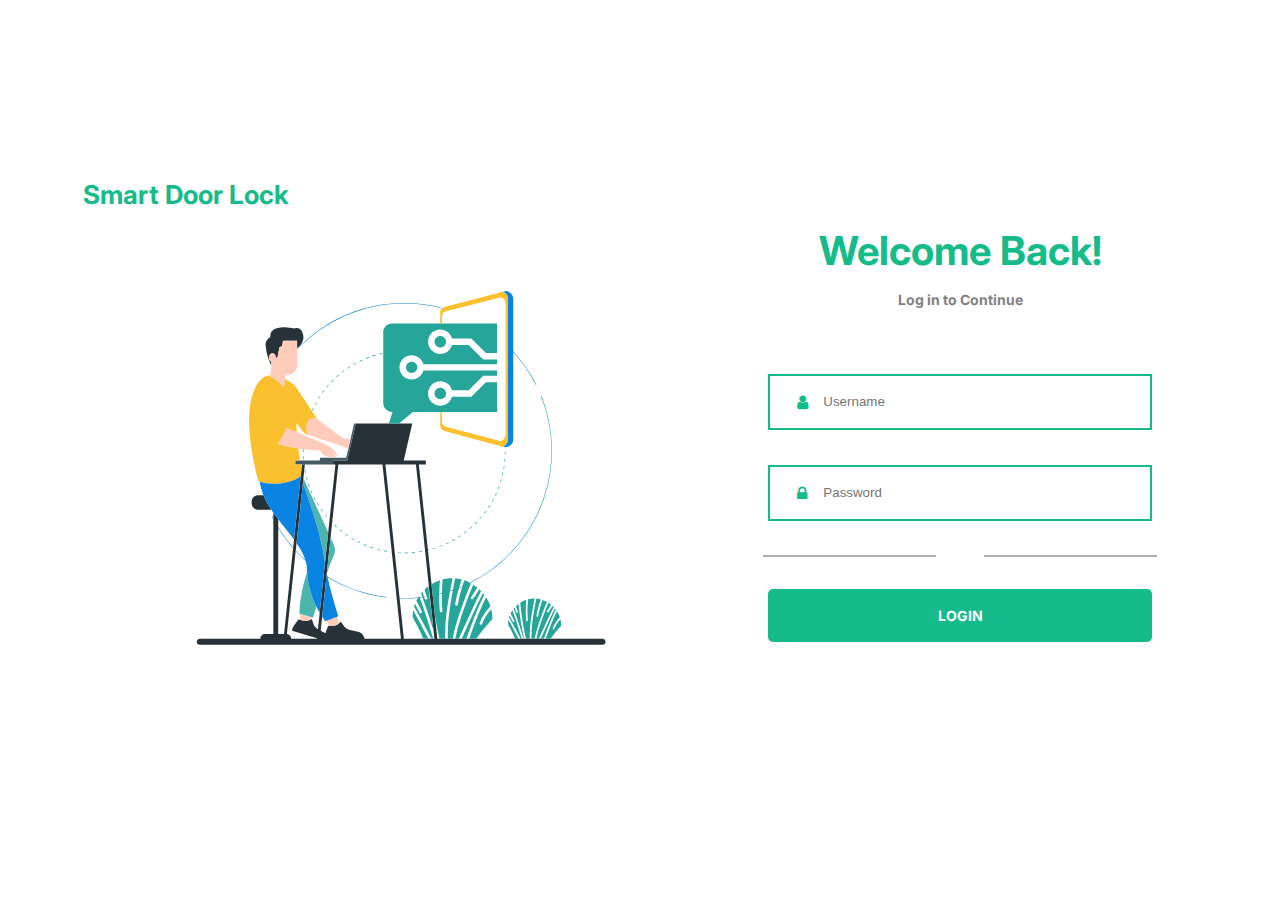
<file: index.html>
<!DOCTYPE html>
<html lang="en">
<head>
    <meta charset="UTF-8">
    <meta http-equiv="X-UA-Compatible" content="IE=edge">
    <meta name="viewport" content="width=device-width, initial-scale=1.0">
    <title>Login</title>

    <link href="https://fonts.googleapis.com/css2?family=Inter:wght@300;700&family=Montserrat:wght@500&family=Roboto:wght@300;400&display=swap" rel="stylesheet">
     
    <link rel="stylesheet" href="login.css">

    <link rel="stylesheet" href="https://cdnjs.cloudflare.com/ajax/libs/font-awesome/4.7.0/css/font-awesome.min.css">
</head>
<body>

    <section id="left-section">
            
            <h2>Smart Door Lock</h2>
            <img src="./login/14.-Technology.svg" alt="">
    </section>


    <section id="login-form">
    
       
            <h3> Welcome Back!

                <p>Log in to Continue</p>
            </h3>
            
            <h2 class="welcome-back"> Welcome Back

                <p class="smart-door-lock"> Smart Door Lock</p>
            </h2>
            
        
            <form action="homepage.html">

                <div class="input_icons">

                    <i class="fa fa-user icon"></i>
                    <input type="text" name="u-name" id="username" placeholder="Username"> <br><br>

                </div>

                <div class="input_icons">
                    <i class="fa fa-lock icon"></i>
                    <input type="password" name="p-word" id="password" placeholder="Password">
                </div>

                <span id = "lines"> 
                    <span></span>
                    <span></span>
                </span>
                
                
                    <input type="submit" value="LOGIN">
                

                <h4 class="invalid-result">Invalid Username or Password. Please try again. </h4>
                <h4 class="valid-result"></h4>

            </form>
    </section>
    
</body>
</html>
</file>
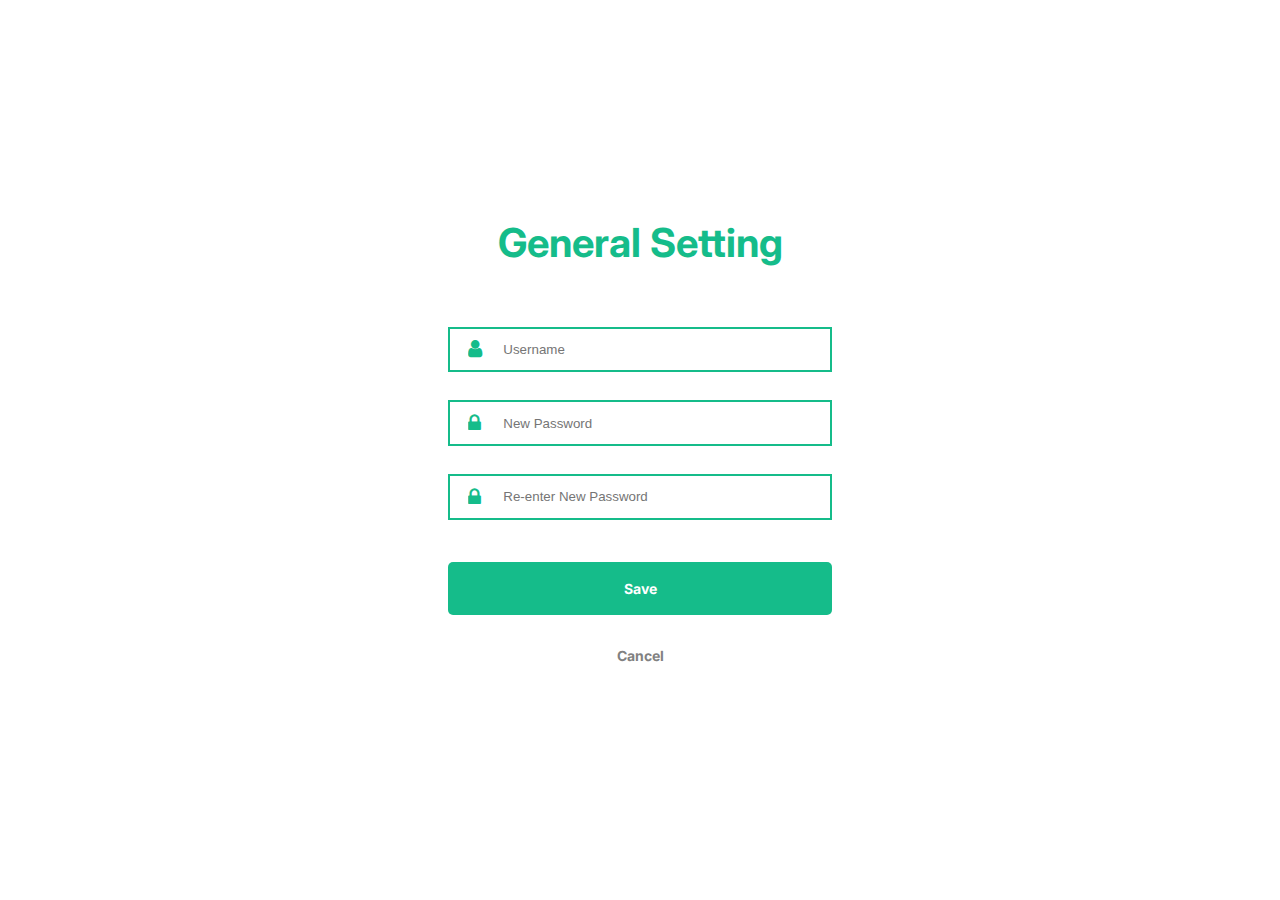
<file: edit-setting.html>
<!DOCTYPE html>
<html lang="en">
<head>
    <meta charset="UTF-8">
    <meta http-equiv="X-UA-Compatible" content="IE=edge">
    <meta name="viewport" content="width=device-width, initial-scale=1.0">
    <title>General Setting</title>

    <link href="https://fonts.googleapis.com/css2?family=Inter:wght@300;700&family=Montserrat:wght@500&family=Roboto:wght@300;400&display=swap" rel="stylesheet">
    <link rel="stylesheet" href="https://cdnjs.cloudflare.com/ajax/libs/font-awesome/4.7.0/css/font-awesome.min.css">

    <link rel="stylesheet" href="edit_setting.css">


</head>
<body>

    <div class="general-setting-content">

        <h1> General Setting</h1>

        <form action="">
            <div class="gen-form">
                <i class="fa fa-user icon"></i>
                <input type="text" name="gen_username" id="g_username" placeholder="Username">
            </div>

            <div class="gen-form">
                <i class="fa fa-lock icon"></i>
                <input type="password" name="gen_password" id="g_password" placeholder="New Password">     
            </div>

            <div class="gen-form">
                <i class="fa fa-lock icon"></i>
                <input type="password" name="gen_password" id="g_password" placeholder="Re-enter New Password">     
            </div>

            <input type="submit" value="Save">

            <button class="cancel"> <a href="general_setting.html">Cancel</a></button>
    </form>

    </div>
    
</body>
</html>
</file>
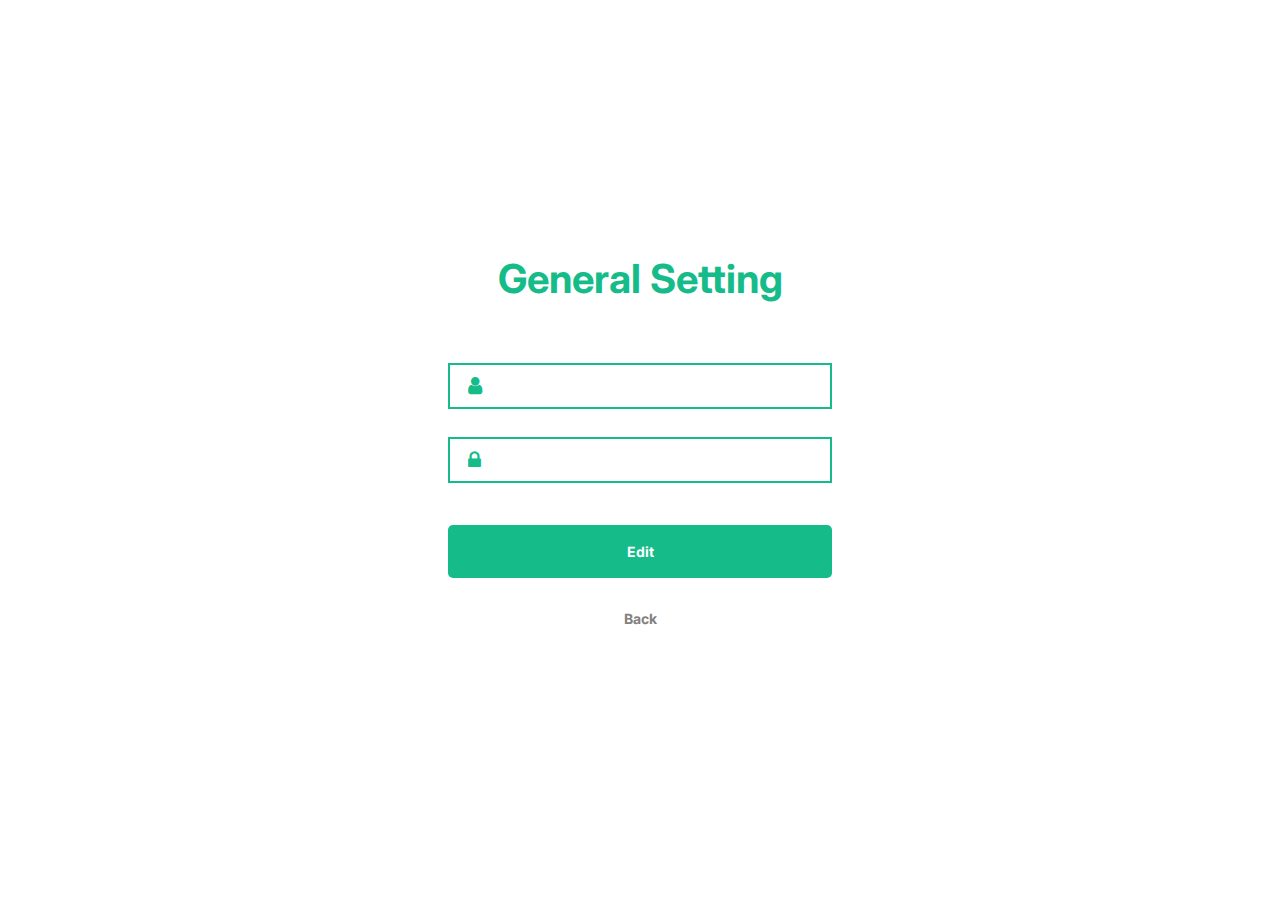
<file: general_setting.html>
<!DOCTYPE html>
<html lang="en">
<head>
    <meta charset="UTF-8">
    <meta http-equiv="X-UA-Compatible" content="IE=edge">
    <meta name="viewport" content="width=device-width, initial-scale=1.0">
    <title>General Setting</title>

    <link href="https://fonts.googleapis.com/css2?family=Inter:wght@300;700&family=Montserrat:wght@500&family=Roboto:wght@300;400&display=swap" rel="stylesheet">
    <link rel="stylesheet" href="https://cdnjs.cloudflare.com/ajax/libs/font-awesome/4.7.0/css/font-awesome.min.css">

    <link rel="stylesheet" href="general_setting.css">


</head>
<body>

    <div class="general-setting-content">

        <h1> General Setting</h1>

        <form action="password.html">
            <div class="gen-form">
                <i class="fa fa-user icon"></i>
                <input type="text" name="gen_username" id="g_username">
            </div>

            <div class="gen-form">
                <i class="fa fa-lock icon"></i>
                <input type="password" name="gen_password" id="g_password">     
            </div>

            <input type="submit" value="Edit">
            <button class="cancel"><a href="homepage.html">Back</a> </button>

    </form>

    </div>
    
</body>
</html>
</file>
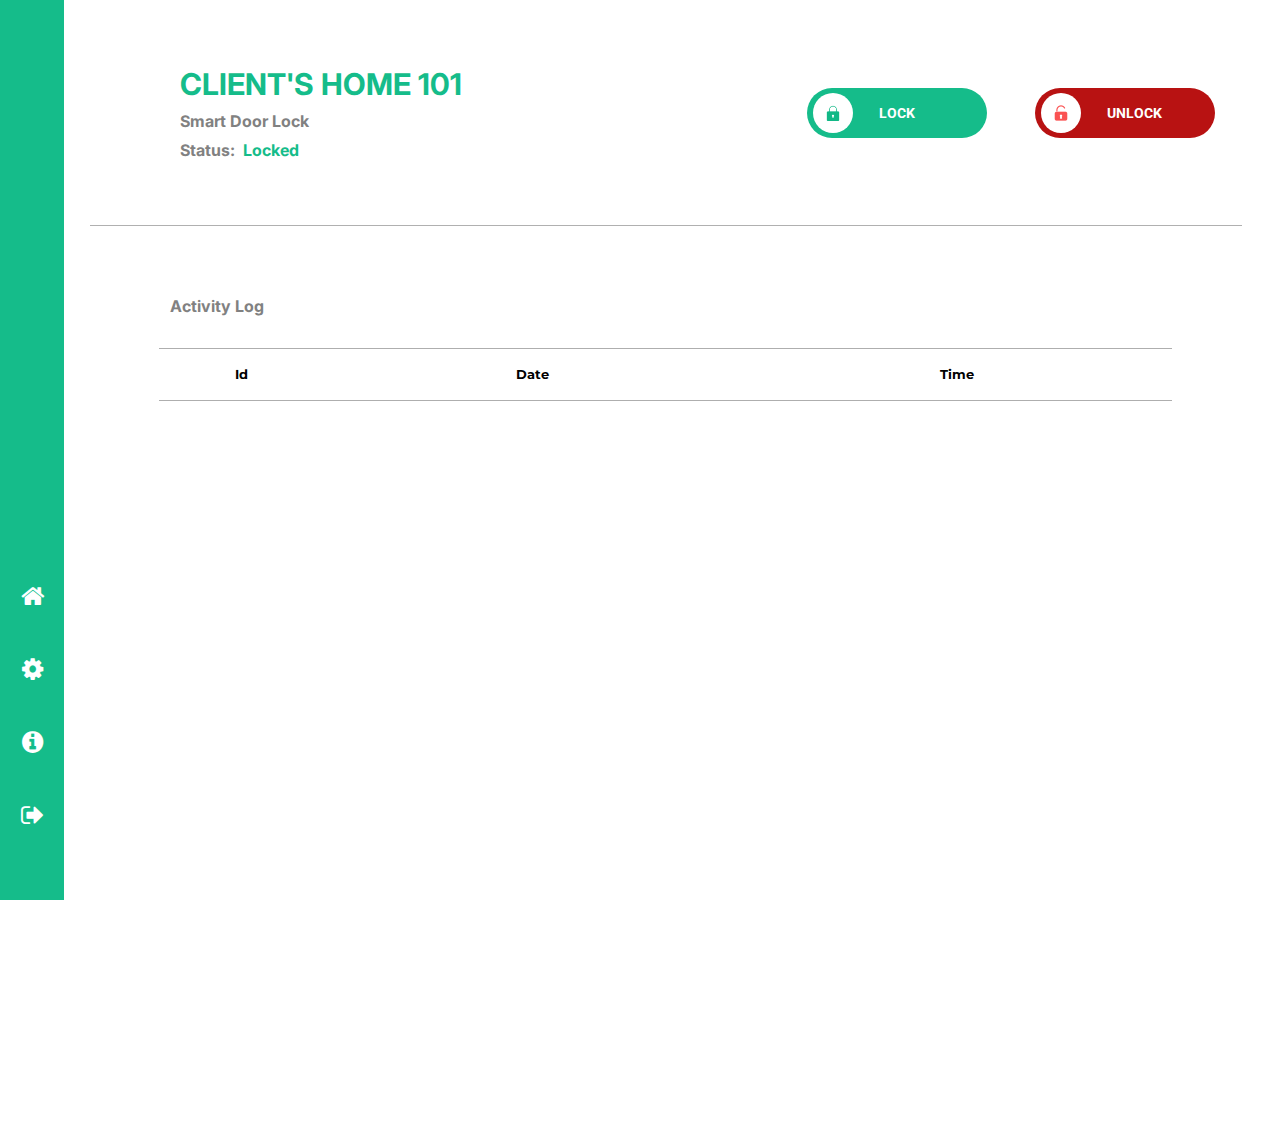
<file: homepage.html>
<!DOCTYPE html>
<html lang="en">
<head>

    <link rel="stylesheet" href="https://cdnjs.cloudflare.com/ajax/libs/font-awesome/4.7.0/css/font-awesome.min.css">
    <meta charset="UTF-8">
    <meta http-equiv="X-UA-Compatible" content="IE=edge">
    <meta name="viewport" content="width=device-width, initial-scale=1.0">
    <title>Smart Home Door Lock</title>

    <link rel="stylesheet" href="style.css">
    <link rel="stylesheet" href="navigation.css">
    <link rel="stylesheet" href="control.css">

    <!-- FONTS-->
    <link href="https://fonts.googleapis.com/css2?family=Inter:wght@300;700&family=Montserrat:wght@500&family=Roboto:wght@300;400&display=swap" rel="stylesheet">

    <!-- ICONS -->


</head>
<body>


    <header>
        <nav>
            

           <a><i class="fa fa-home" style="font-size: 25px;"></i></a> 
           <a href="general_setting.html"><i class="fa fa-gear" style="font-size: 25px;"></i></a>
           <a ><i class="fa fa-info-circle" style="font-size: 25px;"></i></a>
           <a href="index.html"><i class="fa fa-sign-out" style="font-size: 25px;"></i></a>
        </nav>

    </header>

    
    <section id="control">
        
        <h1 id="client-name">
            CLIENT'S HOME 101
            <span>Smart Door Lock</span>
            <span id="status"> Status: <span> Locked</span></span>
        </h1>

        <div id="buttons">


            <div id="lock-button">
                <div id ="lock-icon"> <img src="./button icon/icons8-lock-500 (1).png" alt=""></div>
                <p class="lock"> LOCK</p>
            </div>
    
            <div id="unlock-button">
                <div id ="lock-icon"> <img src="./button icon/icons8-unlock-64.png" alt=""></div>
                <p class="lock"> UNLOCK</p>
            </div>
        </div>

    </section>

    <section id="dashboard">
        

        <h3> Activity Log</h3>
        <table>
            <tr>
                 <th>Id</th>
                 <th>Date</th>
                 <th>Time</th>
            </tr>


        </table>


    </section>
    
</body>
</html>
</file>
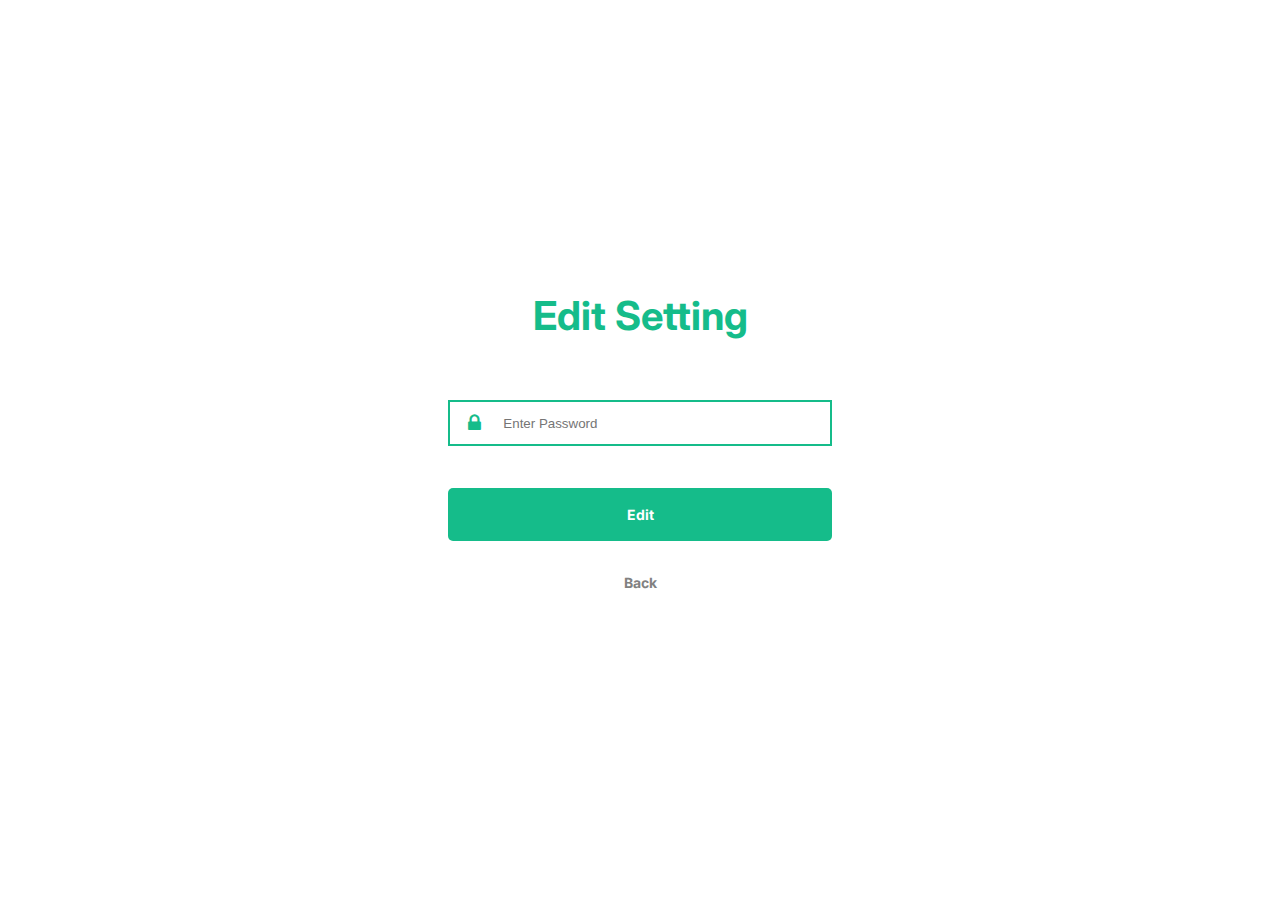
<file: password.html>
<!DOCTYPE html>
<html lang="en">
<head>
    <meta charset="UTF-8">
    <meta http-equiv="X-UA-Compatible" content="IE=edge">
    <meta name="viewport" content="width=device-width, initial-scale=1.0">
    <title> Password</title>

    <link href="https://fonts.googleapis.com/css2?family=Inter:wght@300;700&family=Montserrat:wght@500&family=Roboto:wght@300;400&display=swap" rel="stylesheet">
    <link rel="stylesheet" href="https://cdnjs.cloudflare.com/ajax/libs/font-awesome/4.7.0/css/font-awesome.min.css">

    <link rel="stylesheet" href="password.css">


</head>
<body>

    <div class="general-setting-content">

        <h1> Edit Setting</h1>

        <form action="edit-setting.html">


            <div class="gen-form">
                <i class="fa fa-lock icon"></i>
                <input type="password" name="gen_password" id="g_password" placeholder="Enter Password">     
            </div>

            <input type="submit" value="Edit">
            <button class="cancel"><a href="general_setting.html">Back</a> </button>

    </form>

    </div>
    
</body>
</html>
</file>
<file: login.css>
*{
    box-sizing: border-box;
    margin: 0;
    padding: 0;
}
:root{
    --main_color :#15BC8A;
    --red_color :#B81212;
    --white_color :white;
    --grey_color : rgb(129, 129, 129);;
    --border_color: rgb(176, 176, 176);
}


body{
    display: grid;
    grid-template-columns: 50vw 50vw;
    grid-template-rows: 100vh;
    overflow: hidden;
 
}


#left-section{
    grid-area: 1/1/2/2;
    display: inline-flex;
    flex-direction: column;
    align-items: flex-end;
    justify-content: center;
}

#left-section > h2{
    align-self: flex-start;
    margin-left: 3.2em;
    font: bold 26px Inter;
    color: var(--main_color);

}
#left-section > img{
    width: 80%;
    height: auto;
}







 #login-form{
    width: 50vw;
    display: inline-flex;
    flex-direction: column;
    align-items: center;
    justify-content: center;
    grid-area: 1/2/2/3;
    font-family: Inter;
    gap: 4em;
}

.welcome-back{
    display: none;
}
.smart-door-lock{
    display: none;
}

#login-form > h3{
    display: inline-flex;
    flex-direction: column;
    align-items: center;
    gap: .4em;
    color: var(--main_color);
    font: bold 40px Inter;
}



#login-form > h3 > p{
    font: bold 14px Inter;
    color: var(--grey_color);

}



form{
    display: inline-flex;
    flex-direction: column;
    justify-content: center;
    align-items: center;
    width: 100%;
    font-family: Inter;
    gap: 2em;

    
}


.input_icons i{
    position: absolute;

}

.input_icons{
        display: inline-flex;
        align-items: center;
        width: 65%;
        height: 3.7em;
        padding: 1em;     
      
}

.icon{
    padding: 10px;
    text-align: center;
    margin-left: 1.2em;
    color: var(--main_color);
}



 input[type=text], input[type=password]{
    border: 2px solid var(--main_color);
    width: 100%;
    padding: 1.4em 4em;
}







#lines {
    display: inline-flex;
    justify-content: center;
    width: 100%;
    gap: 3em;

}

#lines > span{
    display: inline-flex;
    height: 2px;
    width: 27%;
    background-color: var(--border_color);
}

input[type=submit]{
    background-color: var(--main_color);
    border-width: 0;
    /* padding: 1.3em 15em; */
    padding: 1.3em;
    width:60%;
    border-radius: 5px;
    font: bold 14px Inter;
    color: white;
}

input[type=submit]:hover{
    cursor: pointer;
}



.invalid-result{
    display: none;
    color: var(--red_color);
    font: bold 12px Inter;
}




/*MOBILE PHONE*/
@media only screen and (max-width:500px ){


    body{
        grid-template-columns: 100vw;
        grid-template-rows: 100vh;
    }

    #login-form{
        width: 100vw;
        grid-area: 1/1/2/2;
        border: 1px solid red;
    }

    #left-section{
        display: none;
    }

    #login-form > h3{
        display: none;
    }
    
    #login-form > h3 > p{
    display:none;
    }


    .welcome-back{
        display: inline-flex;
        flex-direction: column;
        align-items: center;
        color: var(--grey_color);
        font-size: 16px;
        gap: .5em;
    }
    .smart-door-lock{
        display: inline-flex;
        
        color: var(--main_color);
        font-size: 25px;
    }

    .input_icons{
        height: 3em;
        width: 90%;
    }

    input[type=text], input[type=password]{
        width: 100%;
        padding: 1.2em 4em;
        font-size: 12px;
    }

    input[type=submit]{
        font-size: 14px;
        padding: 1em 11em;
    }


/*

    .input_icons{
        display: inline-flex;
        align-items: center;
        width: 65%;
        height: 3.7em;
        padding: 1em;     
      
    }

    .icon{
        padding: 10px;
        text-align: center;
        margin-left: 1.2em;
        color: var(--main_color);
    }



    input[type=text], input[type=password]{
        border: 2px solid var(--main_color);
        width: 100%;
        padding: 1.4em 4em;
    }
*/
}
</file>
<file: edit_setting.css>
:root{
    --main_color :#15BC8A;
    --red_color :#B81212;
    --white_color :white;
    --grey_color : rgb(129, 129, 129);;
    --border_color: rgb(176, 176, 176);
}

*{
    margin: 0;
    padding: 0;
    box-sizing: border-box;
}
body{
    display: inline-flex;
    justify-content: center;
    align-items: center;
}

.general-setting-content{
    display: inline-flex;
    flex-direction: column;
    align-items: center;
    justify-content: center;
    width: 100vw;
    height: 100vh;
    font: bold 14px Inter;
    color: var(--main_color);
}

.general-setting-content > h1{
    font-size: 40px;
    margin: 0em 0 1.5em;
}


form{
    display: inline-flex;
    flex-direction: column;
    align-items: center;
    width: 30vw;
    gap: 2em;
}

.gen-form i{
    position: absolute;
    
}

.icon{

    text-align: center;
    color: var(--main_color);
    font-size: 20px;
    margin-left: 1em;
}
.gen-form{
    display: inline-flex;
    flex-direction: column;
    justify-content: center;
    width: 100%;
    height: auto;
}
input[type=text],input[type=password]{
    border: 2px solid var(--main_color);
    width: 100%;
    padding:1em 4em;
}

input[type=submit]{
    width: 100%;
    background-color: var(--main_color);
    border-width: 0;
    padding: 1.3em 0;
    border-radius: 5px;
    font: bold 14px Inter;
    color: white;
    margin-top: 1em;
}



button{
    width: 100%;
    background-color: var(--white_color);
    border-width: 0;
    padding: 1.3em 0;
    border-radius: 5px;
    font: bold 14px Inter;
    color: var(--grey_color);
    margin-top: -1em;
}

button > a {
    text-decoration: none;
    color: var(--grey_color);
}
</file>
<file: general_setting.css>
:root{
    --main_color :#15BC8A;
    --red_color :#B81212;
    --white_color :white;
    --grey_color : rgb(129, 129, 129);;
    --border_color: rgb(176, 176, 176);
}

*{
    margin: 0;
    padding: 0;
    box-sizing: border-box;
}
body{
    display: inline-flex;
    justify-content: center;
    align-items: center;
}

.general-setting-content{
    display: inline-flex;
    flex-direction: column;
    align-items: center;
    justify-content: center;
    width: 100vw;
    height: 100vh;
    font: bold 14px Inter;
    color: var(--main_color);
}

.general-setting-content > h1{
    font-size: 40px;
    margin: 0em 0 1.5em;
}


form{
    display: inline-flex;
    flex-direction: column;
    align-items: center;
    width: 30vw;
    gap: 2em;
}

.gen-form i{
    position: absolute;
    
}

.icon{

    text-align: center;
    color: var(--main_color);
    font-size: 20px;
    margin-left: 1em;
}
.gen-form{
    display: inline-flex;
    flex-direction: column;
    justify-content: center;
    width: 100%;
    height: auto;
}
input[type=text],input[type=password]{
    border: 2px solid var(--main_color);
    width: 100%;
    padding:1em 4em;
}

input[type=submit]{
    width: 100%;
    background-color: var(--main_color);
    border-width: 0;
    padding: 1.3em 0;
    border-radius: 5px;
    font: bold 14px Inter;
    color: white;
    margin-top: 1em;

}
input[type=submit]:hover{
    cursor: pointer;
}


button{
    width: 100%;
    background-color: var(--white_color);
    border-width: 0;
    padding: 1.3em 0;
    border-radius: 5px;
    font: bold 14px Inter;
    color: var(--grey_color);
    margin-top: -1em;
}

button > a {
    text-decoration: none;
    color: var(--grey_color);
}
</file>
<file: style.css>
*{
    margin: 0;
    padding: 0;
    box-sizing: border-box;
}


body{
    display: grid;
    grid-template-columns: 5vw 90vw;
    grid-template-rows: 25vh 100vh;
    overflow-x:hidden;
    gap: 2%;
}

header{
    grid-area: 1/1/3/2;
}

#control{
    grid-area: 1/2/2/3;
}

#dashboard{
    grid-area: 2/2/3/3;
}

@media only screen and (max-width:500px ){

    body{
        grid-template-columns: 100vw;
        grid-template-rows: auto 70vh 8vh; 
        gap: 0;
    }


    #control{
        grid-area: 1/1/2/2;
        background-color: red;
    }

    #dashboard{
        grid-area: 2/1/3/2;

    }

    header{
        grid-area: 3/1/4/2;

    }



    


}
</file>
<file: navigation.css>
:root{
    --main_color :#15BC8A;
    --red_color :#B81212;
    --white_color :white;
    --grey_color :rgb(129, 129, 129);;
}


header{
    background-color: var(--main_color);
    height: 100vh;
    width: 5vw;
    max-width: 5vw;
    position: fixed;

    display:inline-flex ;
    flex-direction: column;
    justify-content: flex-end;
}
nav{
    display: inline-flex;
    flex-direction: column;
    align-items: center;
    gap: 3em;
    width: 100%;
    margin-bottom: 4.5em;
}


nav > a > i{
    color: white;
    font-size: 25px;
}

nav > a >i:hover{
    color: rgb(255, 255, 0);
    cursor: pointer;
}







/* DASHBOARD */
#dashboard{
    display: inline-flex;
    flex-direction: column;
    align-items: center;
    font-family: Inter;
    gap: 2em;
    font-family: Montserrat;
}

#dashboard > h3 {
    font:bold 16px Inter;    
    align-self: flex-start;
    color: var(--grey_color);

    margin:  3em 0 0 5em;
    
    
}

#dashboard > table, th, tr{

    border-width: 1px 0 1px 0;
    border-color: rgb(174, 174, 174);
    border-style: solid;
    border-collapse: collapse;
    height: 4em;
    font-size: 13px;

}
#dashboard > table > th{
   
}
#dashboard > table{
    width:  88%; 
    padding: 4em;
}

@media only screen and (max-width:500px ){

    header{
        flex-direction: row;
        height: 8vh;
        width: 100vw;
        max-width: 100vw;
        position: static;

    }

    nav{
        width: 100vw;
        flex-direction: row;
        justify-content: center;
        margin-bottom: 0;

    }

    #dashboard > h3 {
        font-size: 14px;
        margin:  5em 0 0 3em;
        
    }
    #dashboard > table{
        width:  80%; 
        font-size: 10px;
    }
}
</file>
<file: control.css>
/* Control Section*/

#control{
    display: grid;
    grid-template-columns: 60% 40%;
    grid-template-rows: 100%;

    position: sticky;
    top: 1px;

    font-family: Inter;
    width: 100%;

    border-bottom: 1px solid rgb(176, 176, 176);
    background-color: var(--white_color);
}

#client-name{
    grid-area: 1/1/3/2;
    justify-content: center;
}

#buttons{
    grid-area: 1/2/2/3;
    justify-content: center;
    align-items: center;

}



/* Client Username*/
#client-name{
    display: inline-flex;
    flex-direction: column;
    gap: 0.3em;
    font-size: 30px;
    color: var(--main_color);
    margin-left: 3em;
}

#client-name > span{
    font: bold 16px Inter;
    color: rgb(129, 129, 129);
}



#status{
    display: inline-flex;
    font: bold 16px Inter;
    color: rgb(129, 129, 129);
}

#status > span{
    color: var(--main_color);
    margin-left: .5em;
}


/* LOCK AND UNLOCK BUTTON*/

#buttons{

    width: 100%;
    display: inline-flex;
    gap: 3em;
}

#unlock-button{
    /* /margin-right:4em; */
}

#lock-button,#unlock-button{
    display: inline-flex;
    align-items: center;
    font-size: 20px;
    color: white;
    background-color: var(--main_color);
    width: 9em;
    height: 2.5em;
    border-radius: 50px;
    gap: 1.3em;
    font-family: 'Roboto', sans-serif;
}

#lock-button:hover, #unlock-button:hover{
    cursor: pointer;
}

#lock-icon{
    display: inline-flex;
    align-items: center;
    justify-content: center;
    background-color: var(--white_color);
    width: 2em;
    height: 2em;
    margin-left: 0.3em;
    border-radius: 50%;

}

#lock-icon > img{
    width: 40%;
    height: auto;
}

.lock{
    font-weight: bold;
    font-size: 14px;
}

#unlock-button{
    background-color: var(--red_color);
}



@media only screen and (max-width:500px ){

    #control{
        
        grid-template-columns: 100vw;
        grid-template-rows: auto auto;
        position: sticky;
        top: 1px;
        border-bottom: 0px;
    }

    #client-name{
        grid-area: 1/1/2/2;
        font-size: 20px;
    }

    #client-name > span{
        font-size: 14px;
    }
    
    #buttons{
        grid-area: 2/1/3/1;

    }

    #client-name{
        margin: 0;
        padding: 3em 2em;

    }

    #lock-button,#unlock-button{
        width: 10em;
        height: 3.5em;
        font-size: 14px;
    }

    #lock-icon{
        width: 3em;
        height: 3em;
    }
}
</file>
<file: password.css>
:root{
    --main_color :#15BC8A;
    --red_color :#B81212;
    --white_color :white;
    --grey_color : rgb(129, 129, 129);;
    --border_color: rgb(176, 176, 176);
}

*{
    margin: 0;
    padding: 0;
    box-sizing: border-box;
}
body{
    display: inline-flex;
    justify-content: center;
    align-items: center;
}

.general-setting-content{
    display: inline-flex;
    flex-direction: column;
    align-items: center;
    justify-content: center;
    width: 100vw;
    height: 100vh;
    font: bold 14px Inter;
    color: var(--main_color);
}

.general-setting-content > h1{
    font-size: 40px;
    margin: 0em 0 1.5em;
}


form{
    display: inline-flex;
    flex-direction: column;
    align-items: center;
    width: 30vw;
    gap: 2em;
}

.gen-form i{
    position: absolute;
    
}

.icon{

    text-align: center;
    color: var(--main_color);
    font-size: 20px;
    margin-left: 1em;
}
.gen-form{
    display: inline-flex;
    flex-direction: column;
    justify-content: center;
    width: 100%;
    height: auto;
}
input[type=text],input[type=password]{
    border: 2px solid var(--main_color);
    width: 100%;
    padding:1em 4em;
}

input[type=submit]{
    width: 100%;
    background-color: var(--main_color);
    border-width: 0;
    padding: 1.3em 0;
    border-radius: 5px;
    font: bold 14px Inter;
    color: white;
    margin-top: 1em;
}
input[type=submit]:hover{
    cursor: pointer;
}
button{
    width: 100%;
    background-color: var(--white_color);
    border-width: 0;
    padding: 1.3em 0;
    border-radius: 5px;
    font: bold 14px Inter;
    
    margin-top: -1em;
   
}

button > a {
    text-decoration: none;
    color: var(--grey_color);
}
</file>
